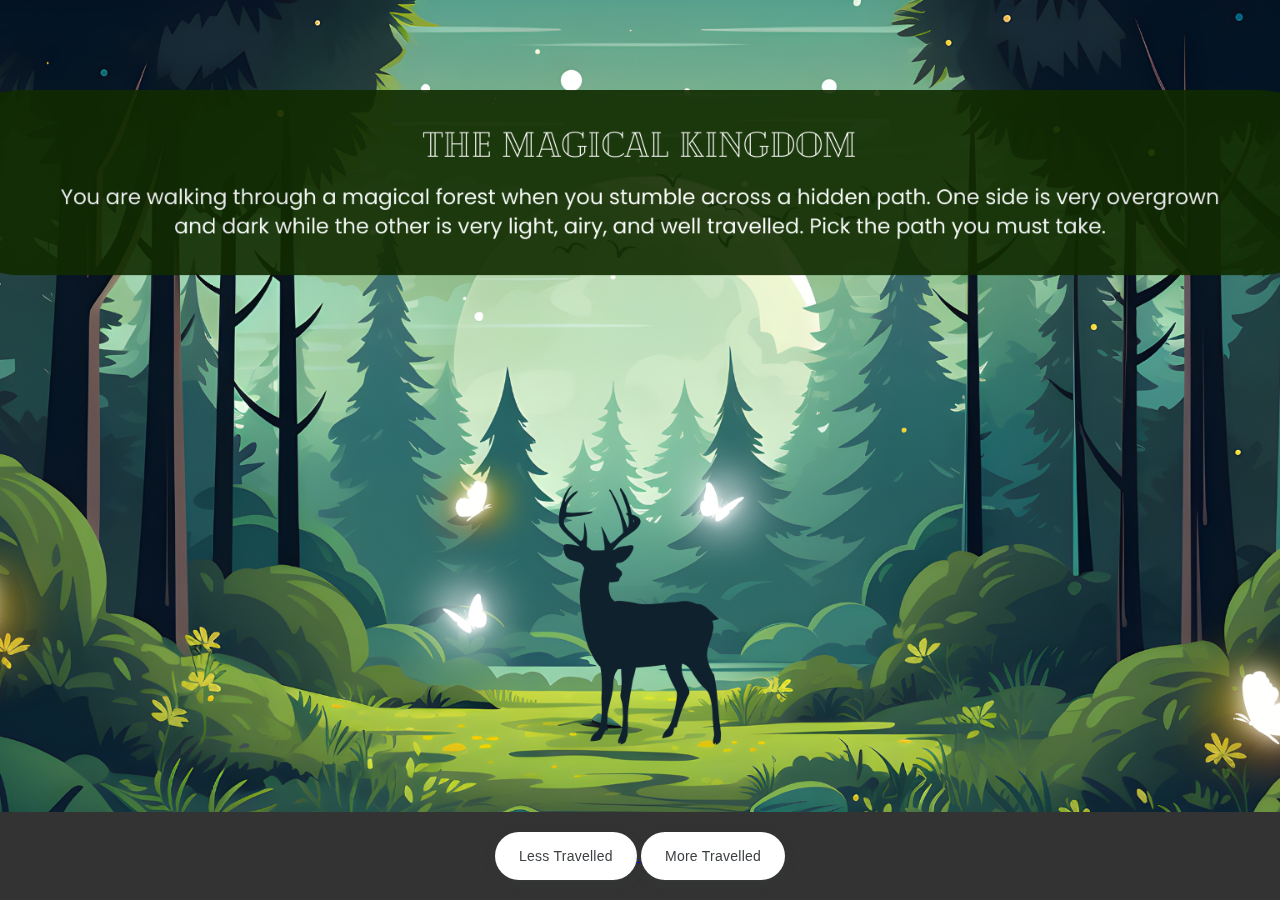
<file: templates/index.html>
<!--
index.html
author: abbybrown

Generates the landing page for our website
-->

<!DOCTYPE html>
<html lang="en">
<head>
    <meta charset="UTF-8">
    <meta name="viewport" content="width=device-width, initial-scale=1.0">
    <title>Magic Kingdom</title>
    <link rel="stylesheet" href="/static/css/style.css">
</head>
<body>
<img src="/static/images/beginning.png" alt="Beginning" style="position: fixed; top: 0; left: 0; width: 100%; height: 100%; object-fit: cover;">
<footer>
    <a href="/lessTravelled.html">
        <button>Less Travelled</button>
    </a>

    <a href="/moreTravelled.html">
        <button>More Travelled</button>
    </a>
</footer>
</body>
</html>
</file>
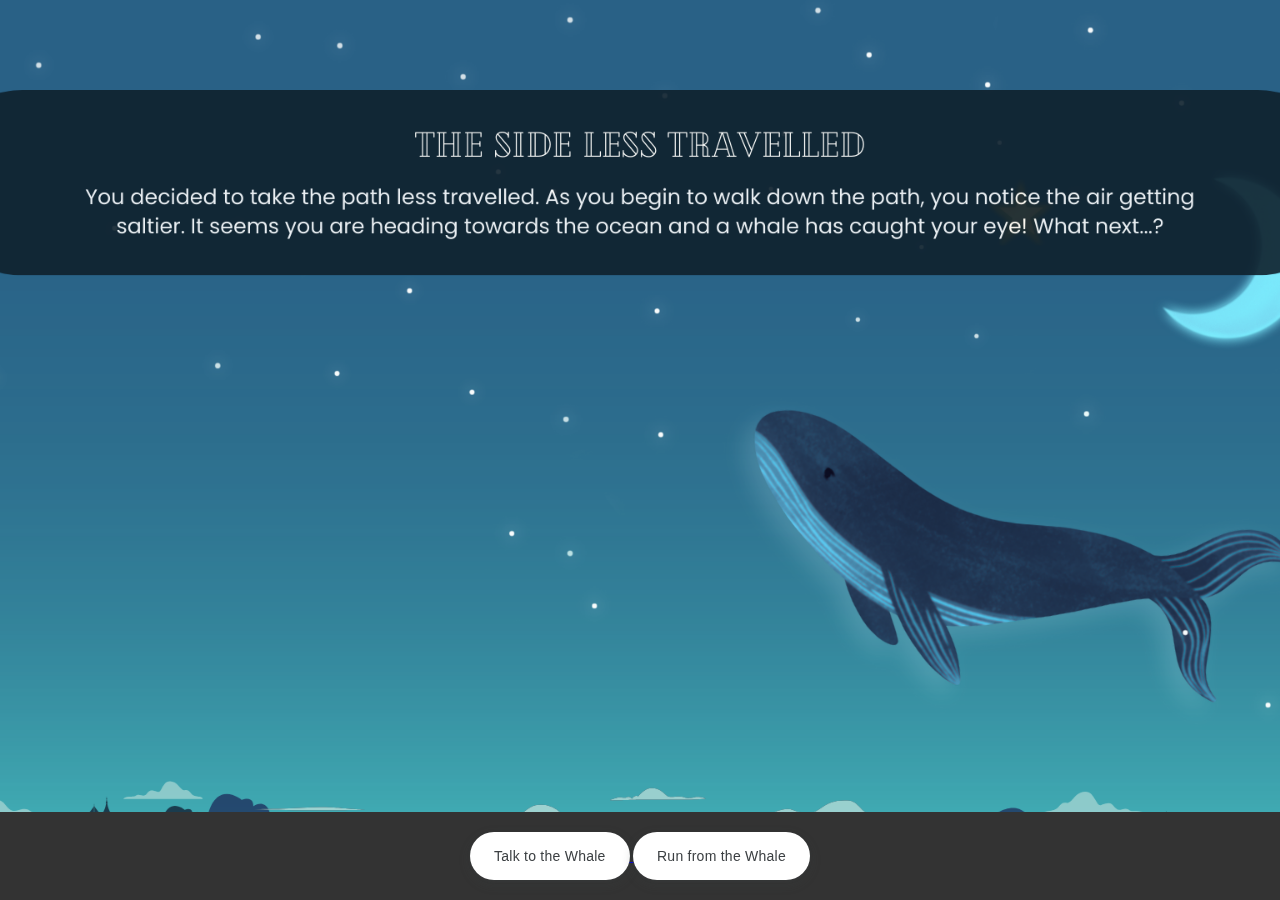
<file: templates/lessTravelled.html>
<!--
lessTravelled.html
author: abbybrown

Generates the web page for the road less travelled
-->

<!DOCTYPE html>
<html lang="en">
<head>
    <meta charset="UTF-8">
    <meta name="viewport" content="width=device-width, initial-scale=1.0">
    <title>Magic Kingdom</title>
    <link rel="stylesheet" href="/static/css/style.css">
</head>
<body style="background-image: url('/static/images/lessTravelledWHALE.png')">
</body>
<footer>
    <a href="/talkWhale.html">
        <button>Talk to the Whale</button>
    </a>

    <a href="/runFromWhale.html">
        <button>Run from the Whale</button>
    </a>
</footer>
</html>
</file>
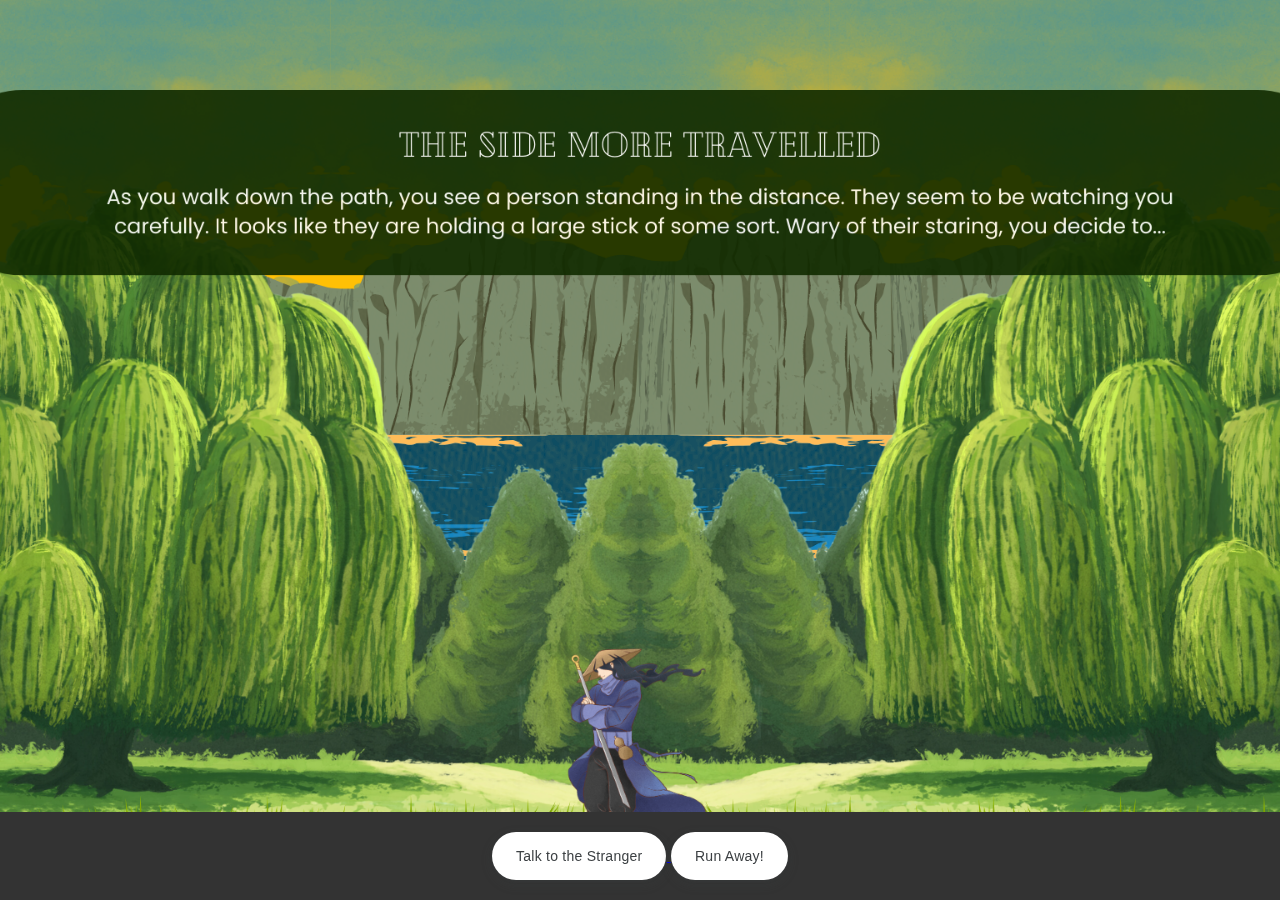
<file: templates/moreTravelled.html>
<!--
moreTravelled.html
author: abbybrown

Generates the web page for the road more travelled
-->

<!DOCTYPE html>
<html lang="en">
<head>
    <meta charset="UTF-8">
    <meta name="viewport" content="width=device-width, initial-scale=1.0">
    <title>Magic Kingdom</title>
    <link rel="stylesheet" href="/static/css/style.css">
</head>
<body style="background-image: url('/static/images/moreTravelledSTRANGER.png')">
</body>
<footer>
    <a href="/talkStranger.html">
        <button>Talk to the Stranger</button>
    </a>

    <a href="/runStranger.html">
        <button>Run Away!</button>
    </a>
</footer>
</html>
</file>
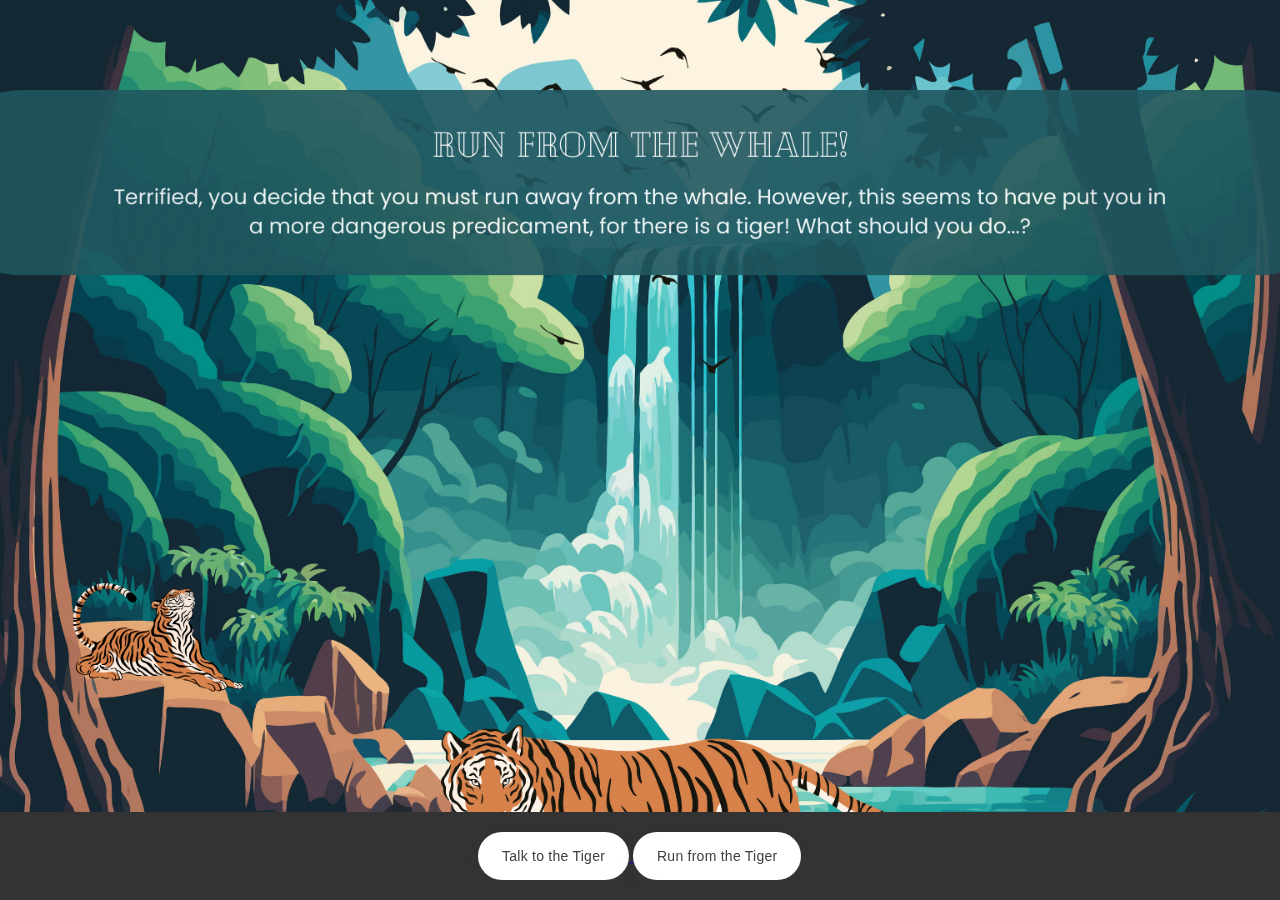
<file: templates/runFromWhale.html>
<!--
runFromWhale.html
author: abbybrown

Generates webpage for the running from the whale
-->

<!DOCTYPE html>
<html lang="en">
<head>
    <meta charset="UTF-8">
    <meta name="viewport" content="width=device-width, initial-scale=1.0">
    <title>Magic Kingdom</title>
    <link rel="stylesheet" href="/static/css/style.css">
</head>
<body style="background-image: url('/static/images/noTalkWhale.png')">
</body>
<footer>
    <a href="/talkTiger.html">
        <button>Talk to the Tiger</button>
    </a>

    <a href="/runTiger.html">
        <button>Run from the Tiger</button>
    </a>
</footer>
</html>
</file>
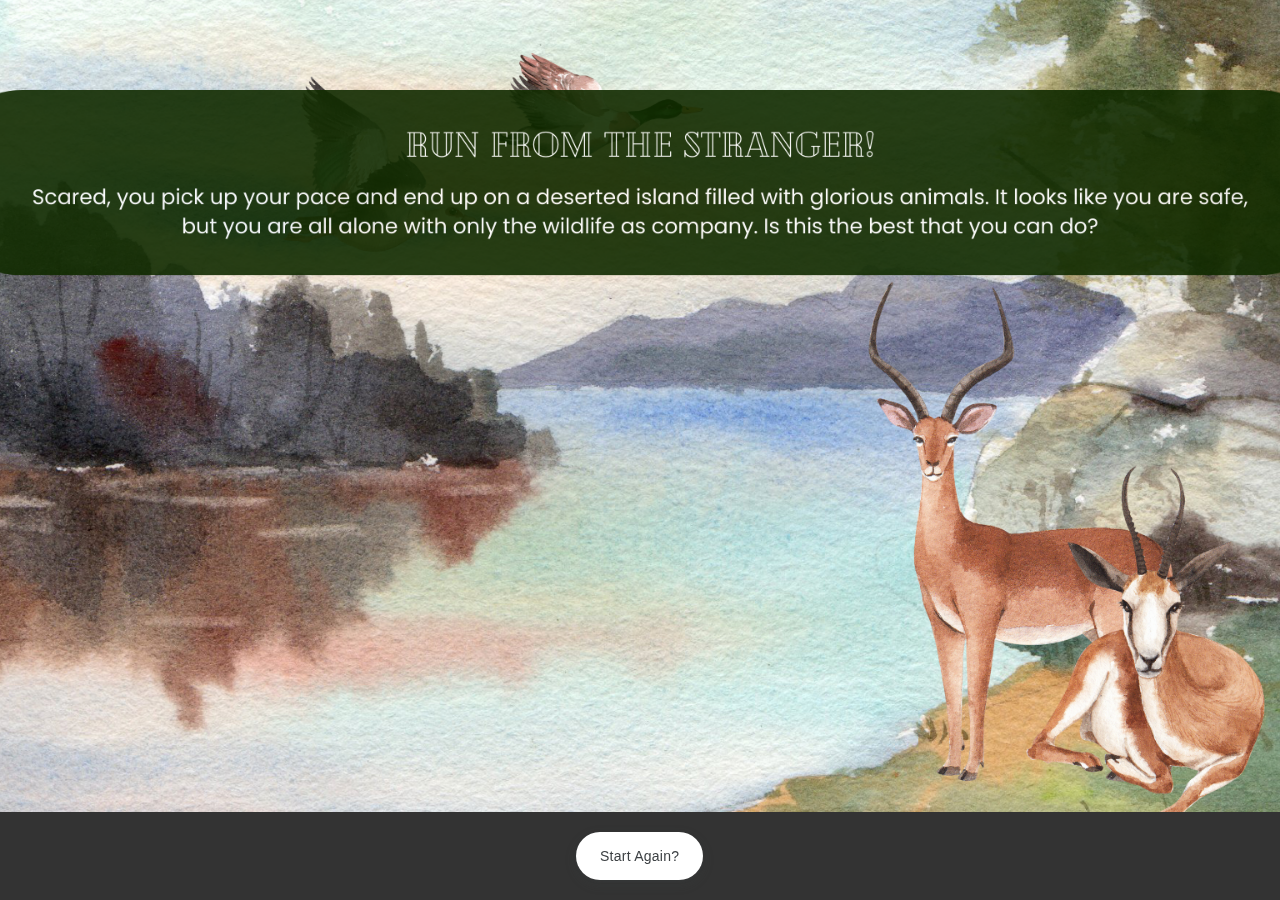
<file: templates/runStranger.html>
<!--
runStranger.html
author: abbybrown

Generates the webpage for running from the stranger
-->

<!DOCTYPE html>
<html lang="en">
<head>
    <meta charset="UTF-8">
    <meta name="viewport" content="width=device-width, initial-scale=1.0">
    <title>Magic Kingdom</title>
    <link rel="stylesheet" href="/static/css/style.css">
</head>
<body style="background-image: url('/static/images/noTalkStrangerEND.png')">
</body>
<footer>
    <a href="/index.html">
        <button>Start Again?</button>
    </a>
</footer>
</html>
</file>
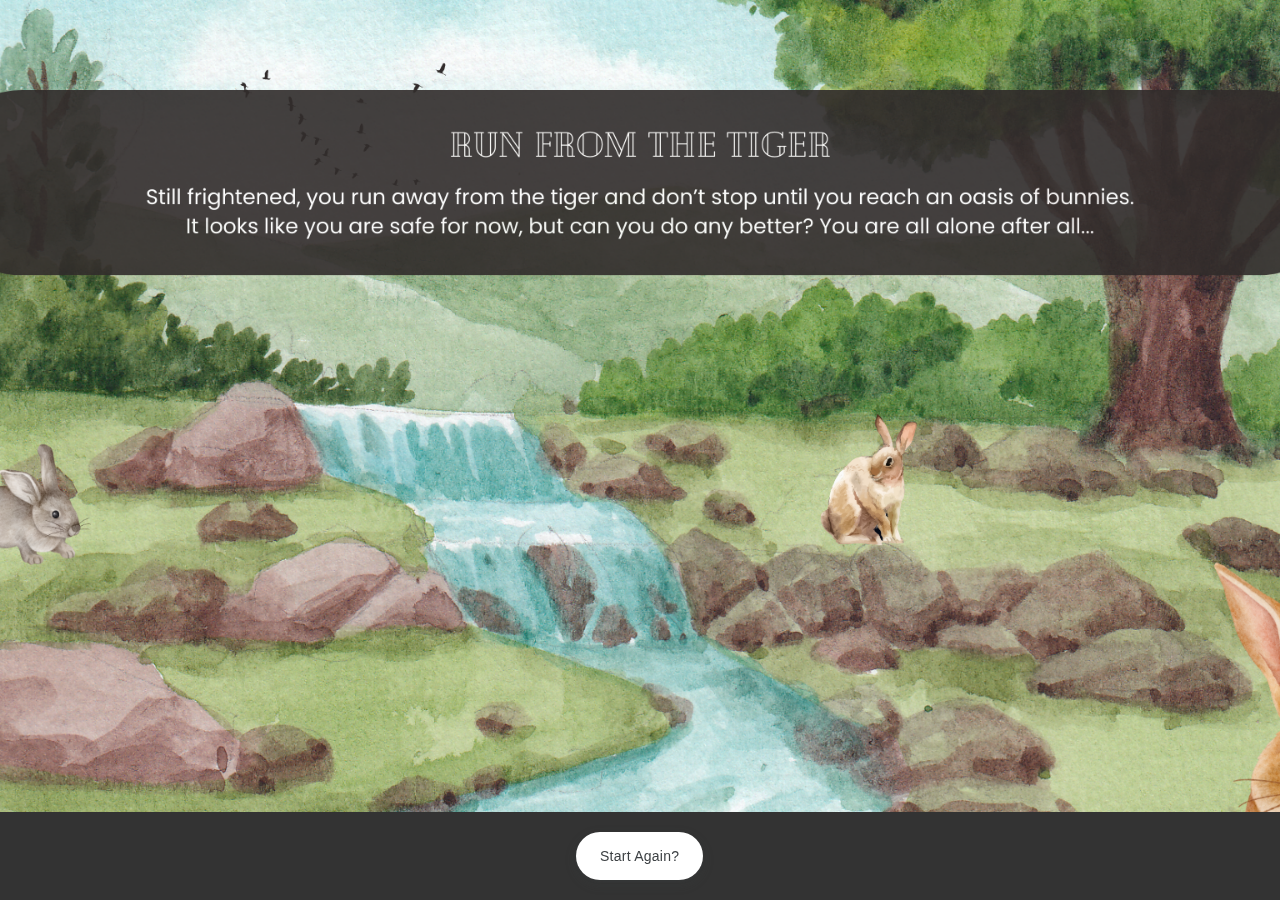
<file: templates/runTiger.html>
<!--
runTiger.html
author: abbybrown

Generates the web page for running from the tiger
-->

<!DOCTYPE html>
<html lang="en">
<head>
    <meta charset="UTF-8">
    <meta name="viewport" content="width=device-width, initial-scale=1.0">
    <title>Magic Kingdom</title>
    <link rel="stylesheet" href="/static/css/style.css">
</head>
<body style="background-image: url('/static/images/runTigerEND.png')">
</body>
<footer>
    <a href="/index.html">
        <button>Start Again?</button>
    </a>
</footer>
</html>
</file>
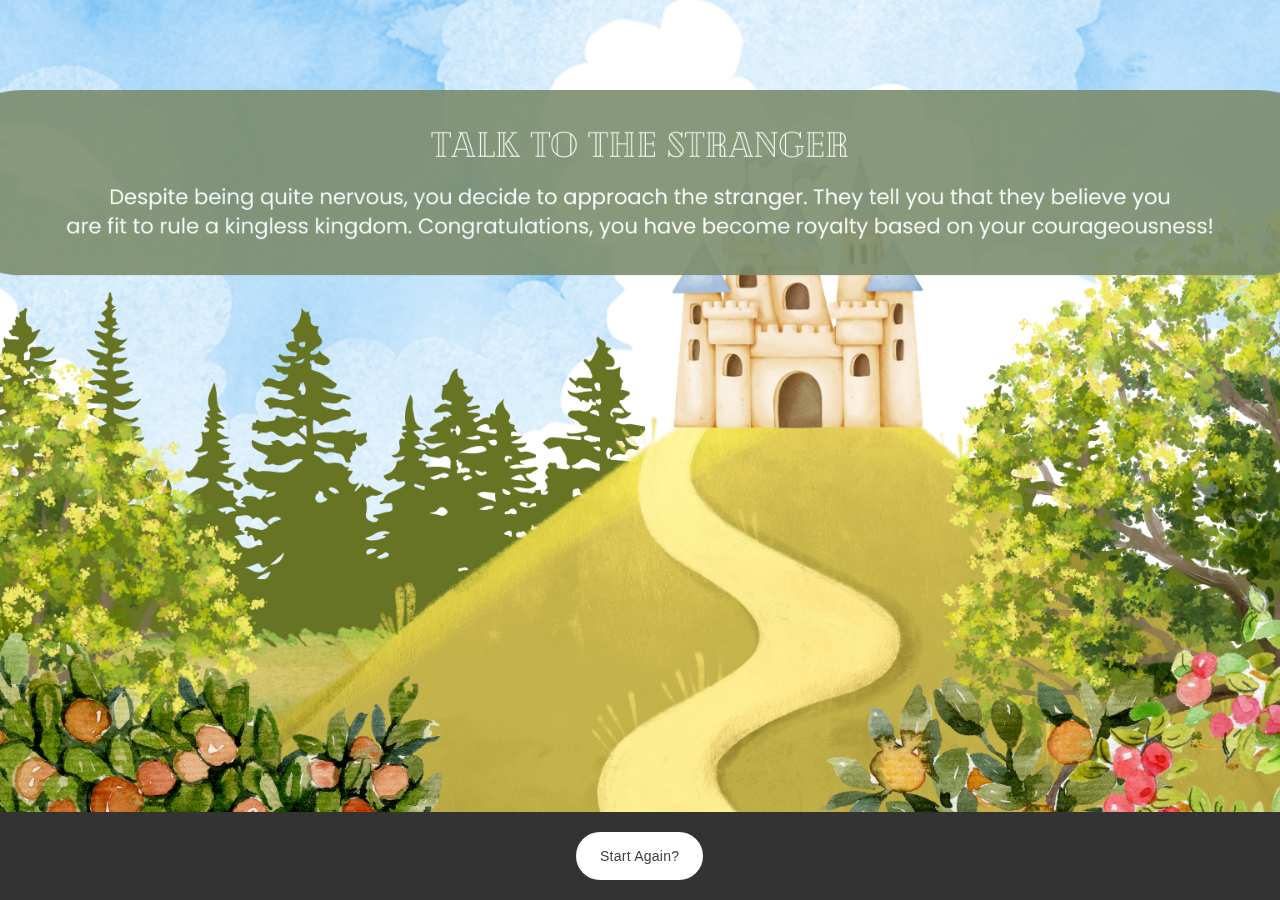
<file: templates/talkStranger.html>
<!--
talkStranger.html
author: abbybrown

Generates the web page for talking to the stranger
-->

<!DOCTYPE html>
<html lang="en">
<head>
    <meta charset="UTF-8">
    <meta name="viewport" content="width=device-width, initial-scale=1.0">
    <title>Magic Kingdom</title>
    <link rel="stylesheet" href="/static/css/style.css">
</head>
<body style="background-image: url('/static/images/talkStrangerEND.png')">
</body>
<footer>
    <a href="/index.html">
        <button>Start Again?</button>
    </a>
</footer>
</html>
</file>
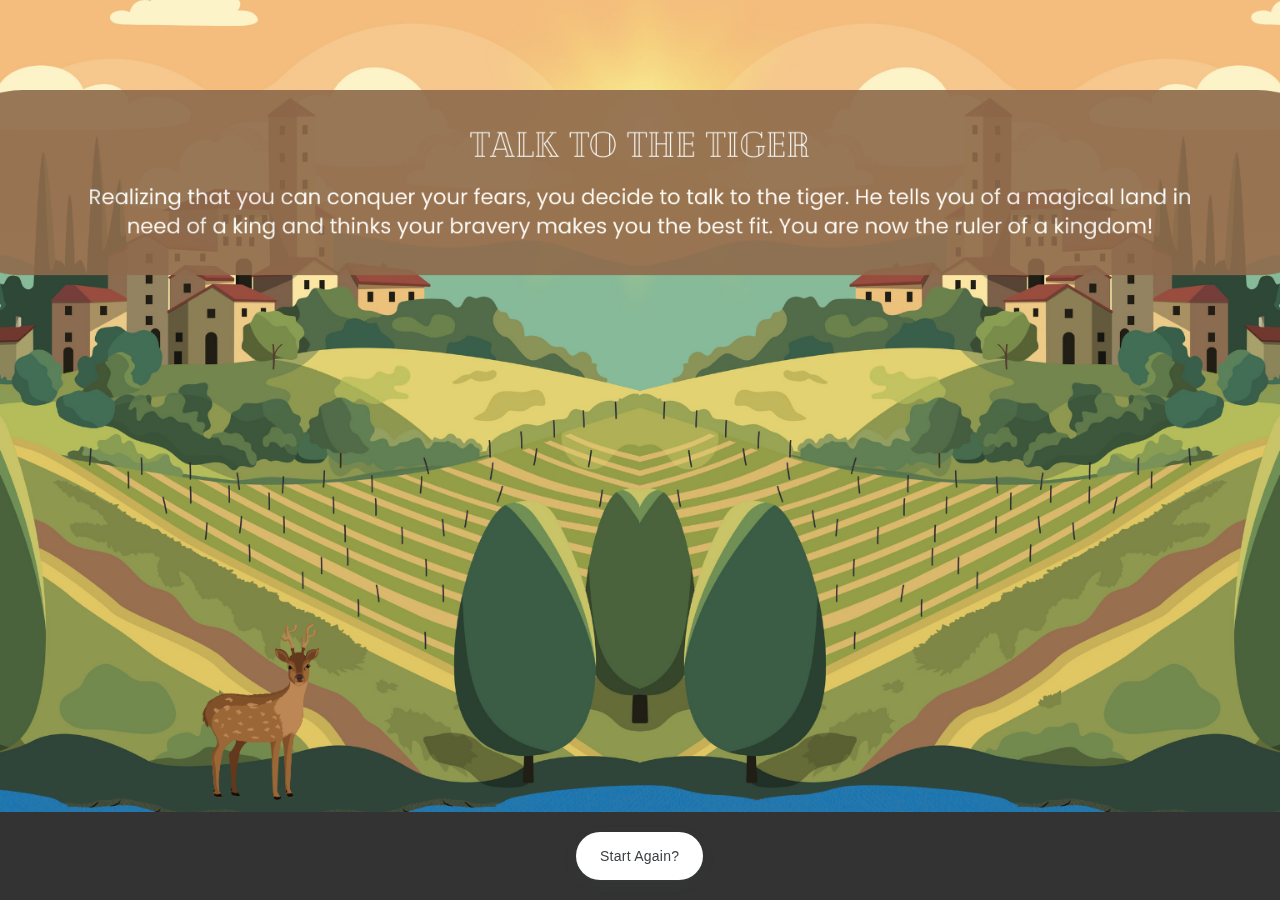
<file: templates/talkTiger.html>
<!--
talkTiger.html
author: abbybrown

Generates the web page for talking to the tiger
-->

<!DOCTYPE html>
<html lang="en">
<head>
    <meta charset="UTF-8">
    <meta name="viewport" content="width=device-width, initial-scale=1.0">
    <title>Magic Kingdom</title>
    <link rel="stylesheet" href="/static/css/style.css">
</head>
<body style="background-image: url('/static/images/twoKingsTigerEND.png')">
</body>
<footer>
    <a href="/index.html">
        <button>Start Again?</button>
    </a>
</footer>
</html>
</file>
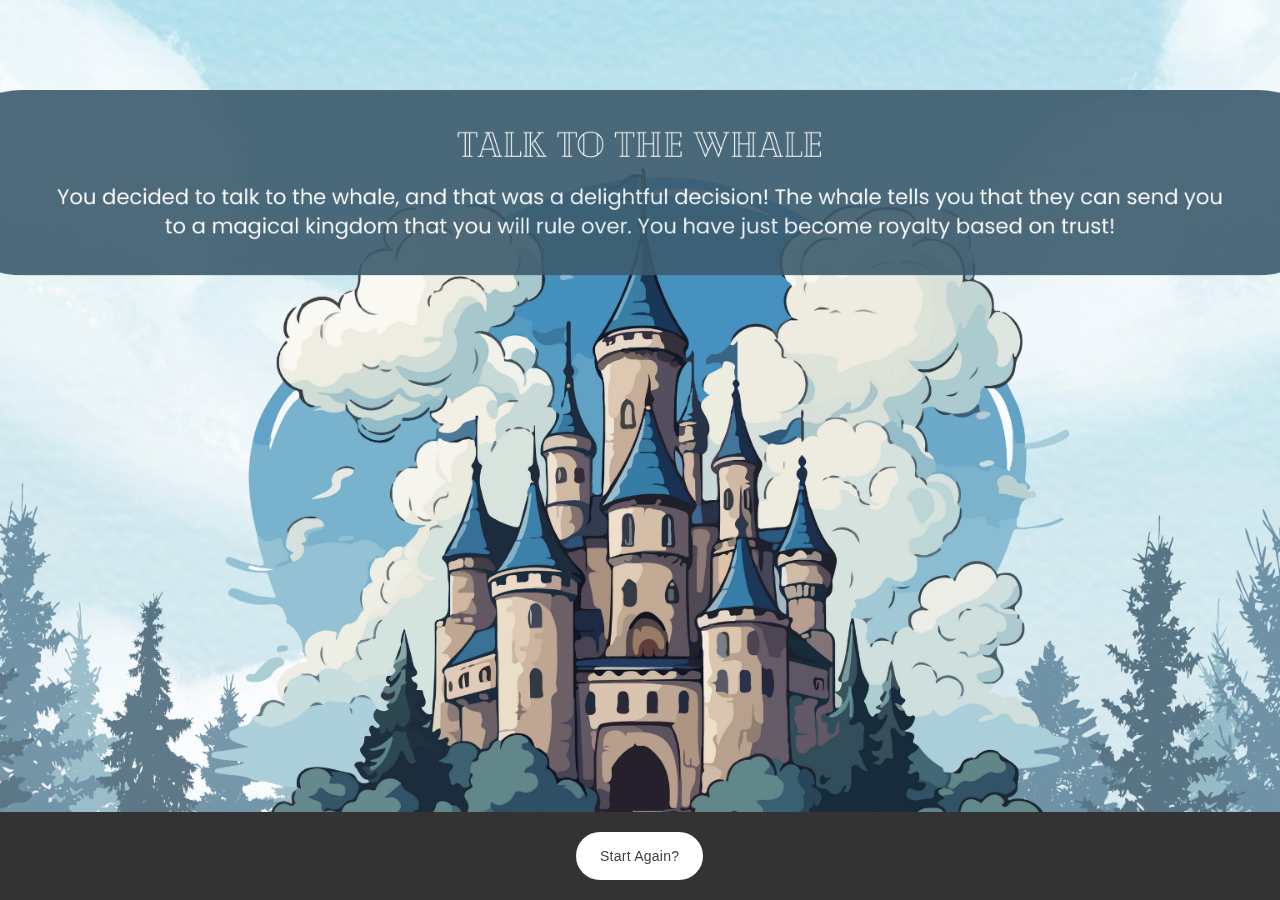
<file: templates/talkWhale.html>
<!--
talkWhale.html
author: abbybrown

Generates the landing page for talking to the whale
-->

<!DOCTYPE html>
<html lang="en">
<head>
    <meta charset="UTF-8">
    <meta name="viewport" content="width=device-width, initial-scale=1.0">
    <title>Magic Kingdom</title>
    <link rel="stylesheet" href="/static/css/style.css">
</head>
<body style="background-image: url('/static/images/talkWhaleEND.png')">
</body>
<footer>
    <a href="/index.html">
        <button>Start Again?</button>
    </a>
</footer>
</html>
</file>
<file: static/css/style.css>
/* Style Sheet */

body {
    margin: 0;
    padding: 0;
    background-size: cover;
    background-position: center;
    background-repeat: no-repeat;
    height: 100vh; /* Set the height of the body to fill the viewport */
    display: flex;
    justify-content: center;
    align-items: center;
}

footer {
    position: fixed;
    bottom: 0;
    width: 100%;
    background-color: #333;
    padding: 20px;
    text-align: center;
}

/* Super Cool Website : https://getcssscan.com/css-buttons-examples */
button {
   align-items: center;
   appearance: none;
   background-color: #fff;
   border-radius: 24px;
   border-style: none;
   box-shadow: rgba(0, 0, 0, .2) 0 3px 5px -1px,rgba(0, 0, 0, .14) 0 6px 10px 0,rgba(0, 0, 0, .12) 0 1px 18px 0;
   box-sizing: border-box;
   color: #3c4043;
   cursor: pointer;
   display: inline-flex;
   fill: currentcolor;
   font-family: "Google Sans",Roboto,Arial,sans-serif;
   font-size: 14px;
   font-weight: 500;
   height: 48px;
   justify-content: center;
   letter-spacing: .25px;
   line-height: normal;
   max-width: 100%;
   overflow: visible;
   padding: 2px 24px;
   position: relative;
   text-align: center;
   text-transform: none;
   transition: box-shadow 280ms cubic-bezier(.4, 0, .2, 1),opacity 15ms linear 30ms,transform 270ms cubic-bezier(0, 0, .2, 1) 0ms;
   user-select: none;
   -webkit-user-select: none;
   touch-action: manipulation;
   width: auto;
   will-change: transform,opacity;
   z-index: 0;
}

button:hover {
    background: #F6F9FE;
    color: #174ea6;
}

button:active {
    box-shadow: 0 4px 4px 0 rgb(60 64 67 / 30%), 0 8px 12px 6px rgb(60 64 67 / 15%);
    outline: none;
}

button:focus {
    outline: none;
    border: 2px solid #4285f4;
}

button:not(:disabled) {
    box-shadow: rgba(60, 64, 67, .3) 0 1px 3px 0, rgba(60, 64, 67, .15) 0 4px 8px 3px;
}

button:not(:disabled):hover {
    box-shadow: rgba(60, 64, 67, .3) 0 2px 3px 0, rgba(60, 64, 67, .15) 0 6px 10px 4px;
}

button:not(:disabled):focus {
    box-shadow: rgba(60, 64, 67, .3) 0 1px 3px 0, rgba(60, 64, 67, .15) 0 4px 8px 3px;
}

button:not(:disabled):active {
    box-shadow: rgba(60, 64, 67, .3) 0 4px 4px 0, rgba(60, 64, 67, .15) 0 8px 12px 6px;
}

button:disabled {
    box-shadow: rgba(60, 64, 67, .3) 0 1px 3px 0, rgba(60, 64, 67, .15) 0 4px 8px 3px;
}
</file>
